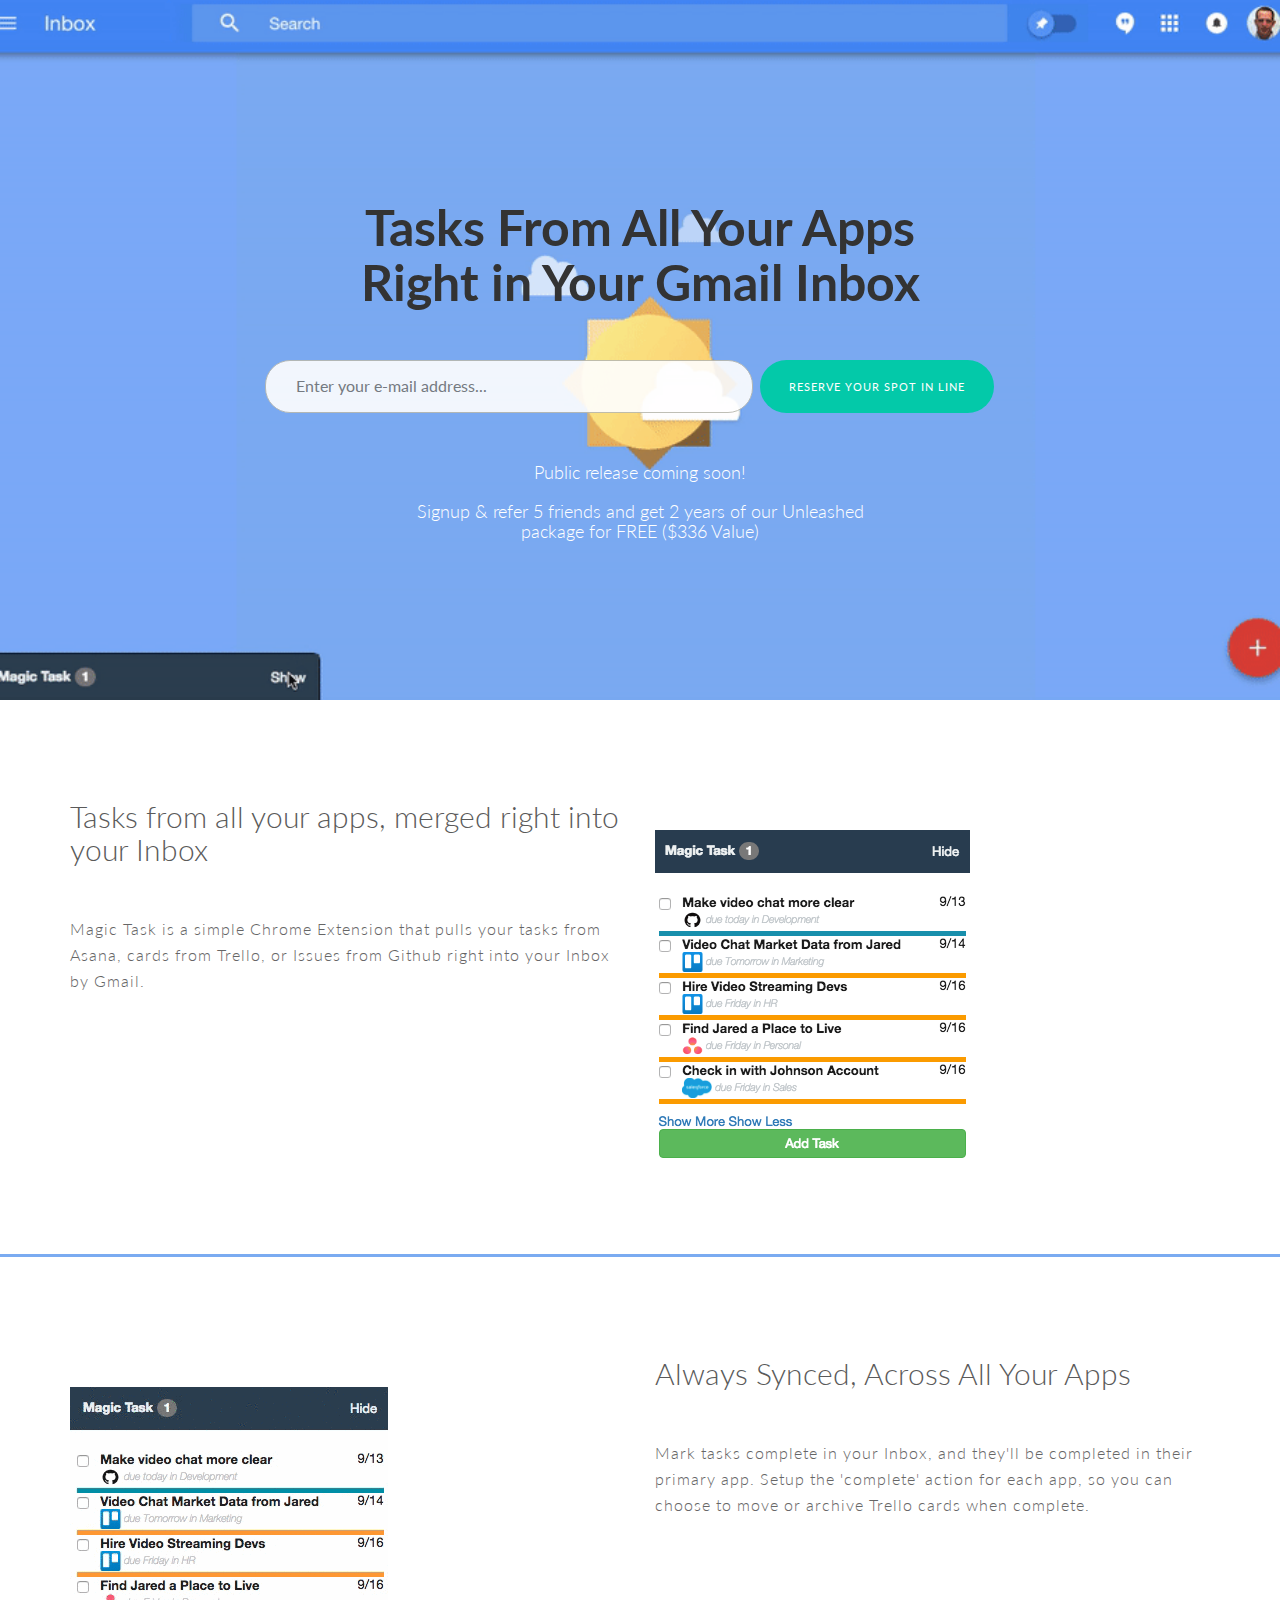
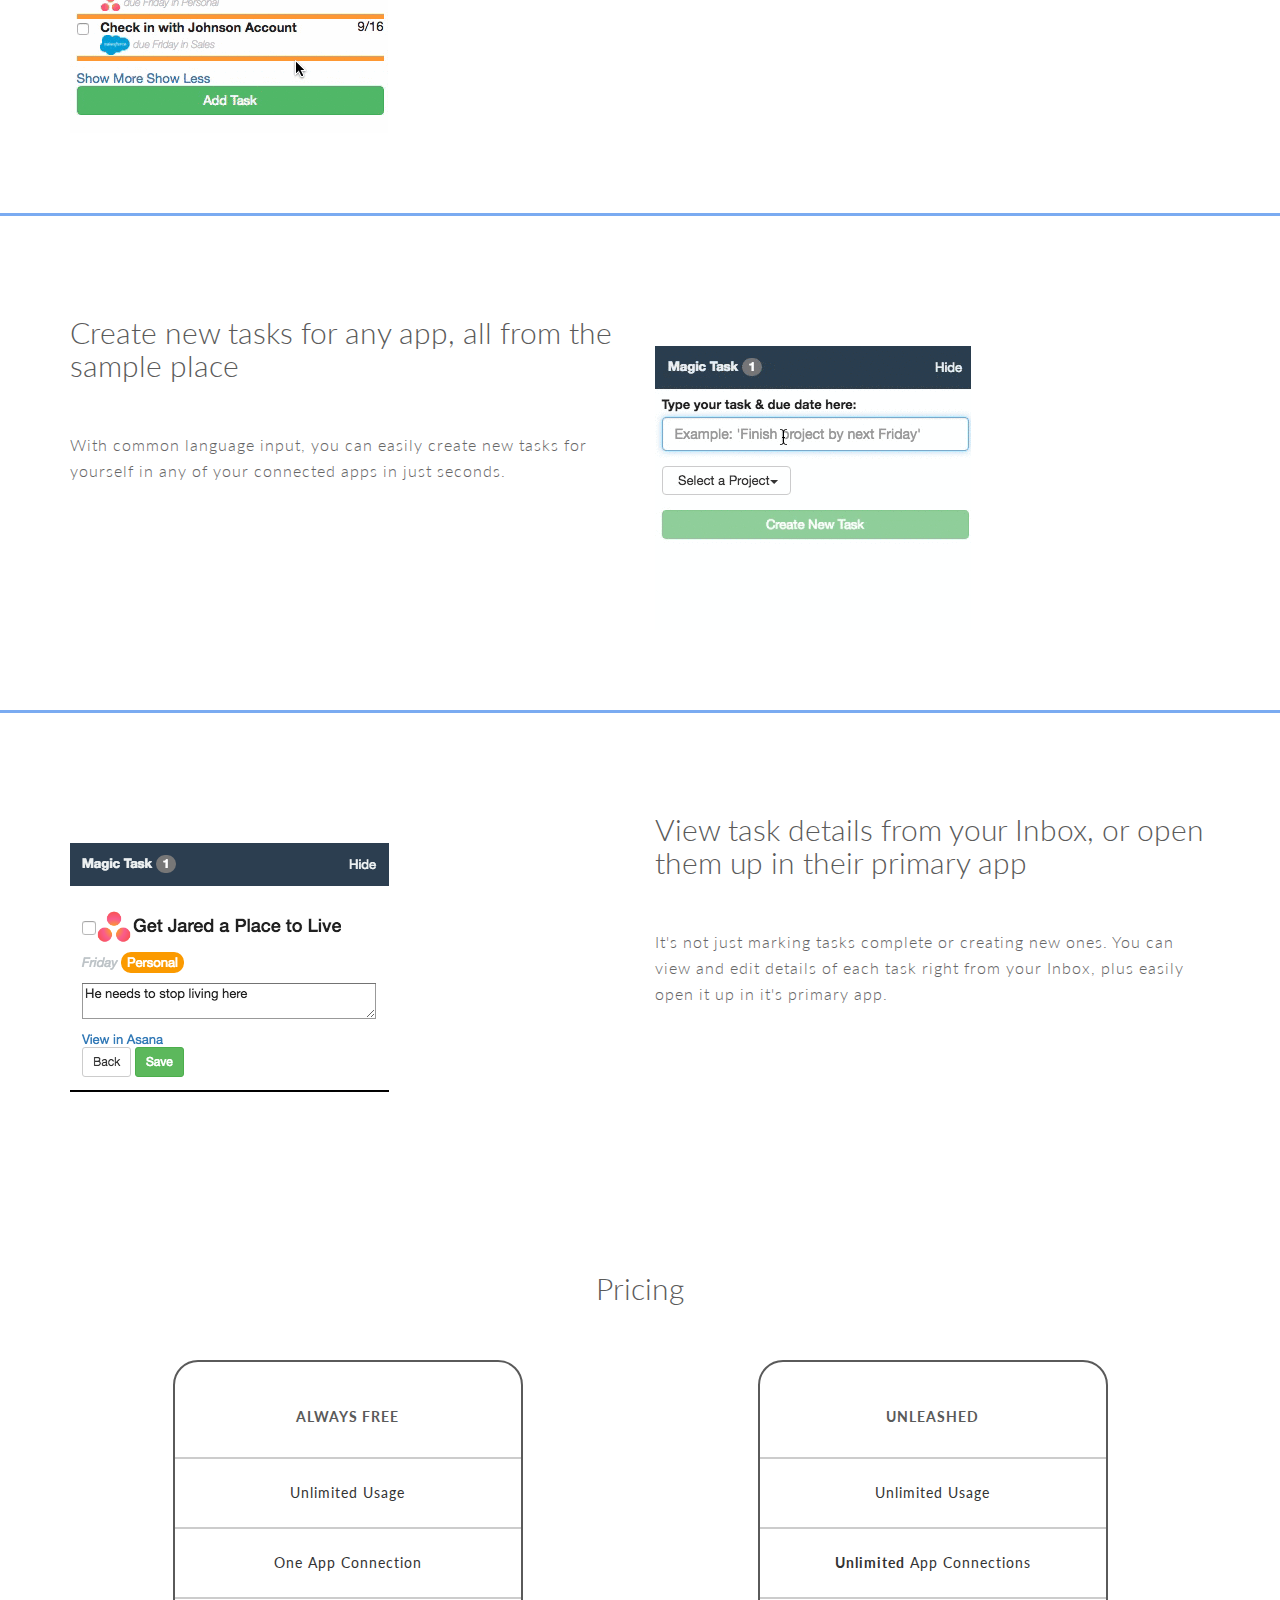
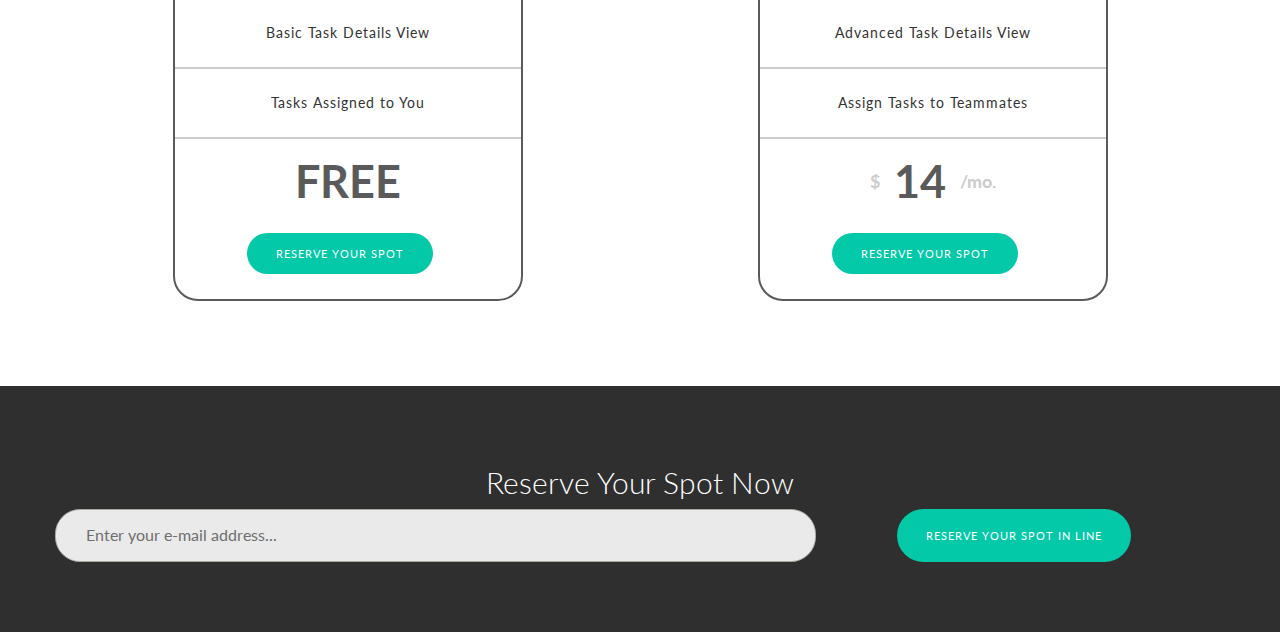
<file: landing page/index.html>
<!DOCTYPE html>
<html lang="en">
  <head>
    <meta charset="utf-8">
    <meta http-equiv="X-UA-Compatible" content="IE=edge">
    <meta name="viewport" content="width=device-width, initial-scale=1">
    <meta name="description" content="">
    <meta name="author" content="">
    <link rel="icon" href="assets/img/favicon.ico">

    <title>Magic Task - All your Tasks, Right in Your Inbox</title>

    <!-- Bootstrap core CSS -->
    <link href="assets/css/bootstrap.css" rel="stylesheet">

    <!-- Custom styles for this template -->
    <link href="assets/css/ionicons.min.css" rel="stylesheet">
    <link href="assets/css/style.css" rel="stylesheet">


    <!-- IE10 viewport hack for Surface/desktop Windows 8 bug -->
    <script src="assets/js/ie10-viewport-bug-workaround.js"></script>

    <!-- HTML5 shim and Respond.js IE8 support of HTML5 elements and media queries -->
    <!--[if lt IE 9]>
      <script src="https://oss.maxcdn.com/html5shiv/3.7.2/html5shiv.min.js"></script>
      <script src="https://oss.maxcdn.com/respond/1.4.2/respond.min.js"></script>
    <![endif]-->
  </head>

  <body>

    <div id="h">
      <div class="logo"></div>
      <div class="social hidden-xs">
        <!-- <a href="#"><i class="ion-social-twitter"></i></a>
        <a href="#"><i class="ion-social-instagram"></i></a>
        <a href="#"><i class="ion-social-facebook"></i></a> -->
      </div>
      <div class="container">
        <div id="top-row" class="row">
          <div class="col-md-8 col-md-offset-2 centered">
            <h1>Tasks From All Your Apps<br/>Right in Your Gmail Inbox</h1>
            <div class="mtb">
              <form class="signup-form" role="form" action="https://hooks.zapier.com/hooks/catch/1071793/6zcybj/" method="post" enctype="plain"> 
                <input type="email" name="email" class="subscribe-input" placeholder="Enter your e-mail address..." required>
                <button class='btn btn-conf btn-green' type="submit">Reserve Your Spot In Line</button>
              </form>
            </div><!--/mt-->
            <h4 id="info">Public release coming soon! <br><br> Signup & refer 5 friends and get 2 years of our Unleashed package for FREE ($336 Value)</h4>
            <div class="success">
              <h2>Thanks! Here's your unique link.</h2>

               <h2>Refer 5 friends and get 2 years of our Unleashed plan for <strong>FREE</strong>: <br><pre>www.magictask.xyz/?ref=<span class="code"></span></pre></h2>
            </div>
              
          </div>
        </div><!--/row-->
      </div><!--/container-->
    </div><!-- /H -->

    <div class="container ptb">
      <div class="row">
        <div class="col-md-6">
          <h2>Tasks from all your apps, merged right into your Inbox</h2>
          <p class="mt">Magic Task is a simple Chrome Extension that pulls your tasks from Asana, cards from Trello, or Issues from Github right into your Inbox by Gmail.</p>
        <!--   <p class="store">
            <a href="#"><img src="assets/img/app-store.png" height="50" alt=""></a>
            <a href="#"><img src="assets/img/google-play.png" height="50" alt=""></a>
          </p> -->
        </div>
        <div class="col-md-6">
          <img src="assets/img/magic_img/zoom2.png" class="img-responsive mt" alt="">
        </div>
      </div><!--/row-->
    </div><!--/container-->

    <div class="blue-bar"></div>

        <div class="container ptb">
      <div class="row">
      <div class="col-md-6">
          <img src="assets/img/magic_img/complete_task.gif" class="img-responsive mt" alt="">
        </div>
        <div class="col-md-6">
          <h2>Always Synced, Across All Your Apps</h2>
          <p class="mt">Mark tasks complete in your Inbox, and they'll be completed in their primary app. Setup the 'complete' action for each app, so you can choose to move or archive Trello cards when complete.</p>
        <!--   <p class="store">
            <a href="#"><img src="assets/img/app-store.png" height="50" alt=""></a>
            <a href="#"><img src="assets/img/google-play.png" height="50" alt=""></a>
          </p> -->
        </div>
        
      </div><!--/row-->
    </div><!--/container-->

    <div class="blue-bar"></div>
     <div class="container ptb">
      <div class="row">
        <div class="col-md-6">
          <h2>Create new tasks for any app, all from the sample place</h2>
          <p class="mt">With common language input, you can easily create new tasks for yourself in any of your connected apps in just seconds.</p>
        <!--   <p class="store">
            <a href="#"><img src="assets/img/app-store.png" height="50" alt=""></a>
            <a href="#"><img src="assets/img/google-play.png" height="50" alt=""></a>
          </p> -->
        </div>
        <div class="col-md-6">
          <img src="assets/img/magic_img/newtask.gif" class="img-responsive mt" alt="">
        </div>
      </div><!--/row-->
    </div><!--/container-->


    <div class="blue-bar"></div>

        <div class="container ptb">
      <div class="row">
      <div class="col-md-6">
          <img src="assets/img/magic_img/detailedAsana.png" class="img-responsive mt" alt="">
        </div>
        <div class="col-md-6">
          <h2>View task details from your Inbox, or open them up in their primary app</h2>
          <p class="mt">It's not just marking tasks complete or creating new ones. You can view and edit details of each task right from your Inbox, plus easily open it up in it's primary app.</p>
        <!--   <p class="store">
            <a href="#"><img src="assets/img/app-store.png" height="50" alt=""></a>
            <a href="#"><img src="assets/img/google-play.png" height="50" alt=""></a>
          </p> -->
        </div>
        
      </div><!--/row-->
    </div><!--/container-->

<!--
    <div id="sep">
      <div class="container">
        <div class="row centered">
          <div class="col-md-8 col-md-offset-2">
            <h1>Join your experiences with the people you care more. Let us help you.</h1>
            <h4>Lorem Ipsum is simply dummy text of the printing and typesetting industry. Lorem Ipsum has been the industry's standard dummy text ever since the 1500s.</h4>
            <p><button class="btn btn-conf-2 btn-green">Learn More</button></p>
          </div>
        </div>
      </div>
    </div>

    -->

    <div class="container ptb">
      <div class="row centered">
        <h2 class="mb">Pricing</h2>
        <div class="col-md-1">
         
        </div><!--/col-md-4-->
        <div class="col-md-4">
          <div class="price-table">
              <div class="p-head">
                Always Free
              </div>
              <div class="p-body">
                <ul class="features">
                  <li>Unlimited Usage</li>
                  <li>One App Connection</li>
                  <li>Basic Task Details View</li>
                  <li>Tasks Assigned to You</li>
                </ul>
                <div class="price">
                  <span class="sub"></span>
                  <span class="detail">FREE</span>
                  <span class="sub"></span>
                </div><!--/price-->
                <a href="#top-row"><button class="btn btn-conf-2 btn-green" onclick="goToAnchor('top-row')">Reserve Your Spot</button></a>
              </div><!--/p-body-->
          </div><!--/price-table-->
        </div><!--/col-md-4-->

         <div class="col-md-2">
         
        </div><!--/col-md-4-->

         <div class="col-md-4">
          <div class="price-table">
              <div class="p-head">
                Unleashed
              </div>
              <div class="p-body">
                <ul class="features">
                  <li>Unlimited Usage</li>
                  <li><strong>Unlimited</strong> App Connections</li>
                  <li>Advanced Task Details View</li>
                  <li>Assign Tasks to Teammates</li>
                </ul>
                <div class="price">
                  <span class="sub">$</span>
                  <span class="detail">14</span>
                  <span class="sub">/mo.</span>
                </div><!--/price-->
                <a href="#top-row"><button class="btn btn-conf-2 btn-green">Reserve Your Spot</button></a>
              </div><!--/p-body-->
          </div><!--/price-table-->
        </div><!--/col-md-4-->
      </div><!--/row-->
    </div><!--/container-->

  <!--  <div id="g">
      <div class="container">
        <div class="row sponsor centered">
          <div class="col-sm-2 col-sm-offset-1">
            <img src="assets/img/client1.png" alt="">
          </div>
          <div class="col-sm-2">
            <img src="assets/img/client3.png" alt="">
          </div>
          <div class="col-sm-2">
            <img src="assets/img/client2.png" alt="">
          </div>
          <div class="col-sm-2">
            <img src="assets/img/client4.png" alt="">
          </div>
          <div class="col-sm-2">
            <img src="assets/img/client5.png" alt="">
          </div>
        </div>
      </div>
    </div>

    -->
<!--
    <div id="green">
      <div class="container">
        <div class="row">
          <div class="col-md-6 col-md-offset-3 centered">
            <div id="carousel-example-generic" class="carousel slide" data-ride="carousel">
          
              <div class="carousel-inner">
                <div class="item active">
                  <h3>I enjoyed so much the last edition of Landing Sumo, that I bought the tickets for the new one edition of the event the first day.</h3>
                  <h5><tgr>DAVID JHONSON</tgr></h5>
                </div>
                <div class="item">
                  <h3>It is a long established fact that a reader will be distracted by the readable content of a page when looking at its layout.</h3>
                  <h5><tgr>MARK LAWRENCE</tgr></h5>
                </div>
                <div class="item">
                  <h3>There are many variations of passages of Lorem Ipsum available, but the majority have suffered alteration, by injected humour.</h3>
                  <h5><tgr>LISA SMITH</tgr></h5>
                </div>
              </div>
            </div>

          </div>
        </div>
      </div>
    </div>

    -->

    <div id="f">
      <div class="container">
        <div class="row centered">
          <h2>Reserve Your Spot Now</h2>
           <form class="signup-form" role="form" action="https://hooks.zapier.com/hooks/catch/1071793/6zcybj/" method="post" enctype="plain"> 
                <input type="email" name="email" class="subscribe-input" placeholder="Enter your e-mail address..." required>
                <button class='btn btn-conf btn-green' type="submit">Reserve Your Spot In Line</button>
              </form>

               <div class="success">
              <h2>Thanks! Here's your unique link.</h2>
              
               <h2>Refer 5 friends and get 2 years of our Unleashed plan for <strong>FREE</strong>: <br><pre>www.magictask.xyz/?ref=<span class="code"></span></pre></h2>
            </div>



          <!-- <h5>HELLO@LANDINGSUMO.COM</h5>

          <p class="mt">
            <a href="#"><i class="ion-social-twitter"></i></a>
            <a href="#"><i class="ion-social-dribbble"></i></a>
            <a href="#"><i class="ion-social-instagram"></i></a>
            <a href="#"><i class="ion-social-facebook"></i></a>
            <a href="#"><i class="ion-social-pinterest"></i></a>
            <a href="#"><i class="ion-social-tumblr"></i></a>
          </p>
          <h6 class="mt">COPYRIGHT 2014 - LANDING SUMO</h6> -->
        </div><!--/row-->
      </div><!--/container-->
    </div><!--/F-->

    <!-- Bootstrap core JavaScript
    ================================================== -->
    <!-- Placed at the end of the document so the pages load faster -->
    <script src="assets/js/jquery.min.js"></script>
    <script src="assets/js/bootstrap.min.js"></script>
    <script src="assets/js/retina-1.1.0.js"></script>

    <script>
  (function(i,s,o,g,r,a,m){i['GoogleAnalyticsObject']=r;i[r]=i[r]||function(){
  (i[r].q=i[r].q||[]).push(arguments)},i[r].l=1*new Date();a=s.createElement(o),
  m=s.getElementsByTagName(o)[0];a.async=1;a.src=g;m.parentNode.insertBefore(a,m)
  })(window,document,'script','https://www.google-analytics.com/analytics.js','ga');

  ga('create', 'UA-73706747-4', 'auto');
  ga('send', 'pageview');

</script>

    <script type="text/javascript" src="assets/js/signup-handling.js"></script>






  </body>
</html>
</file>
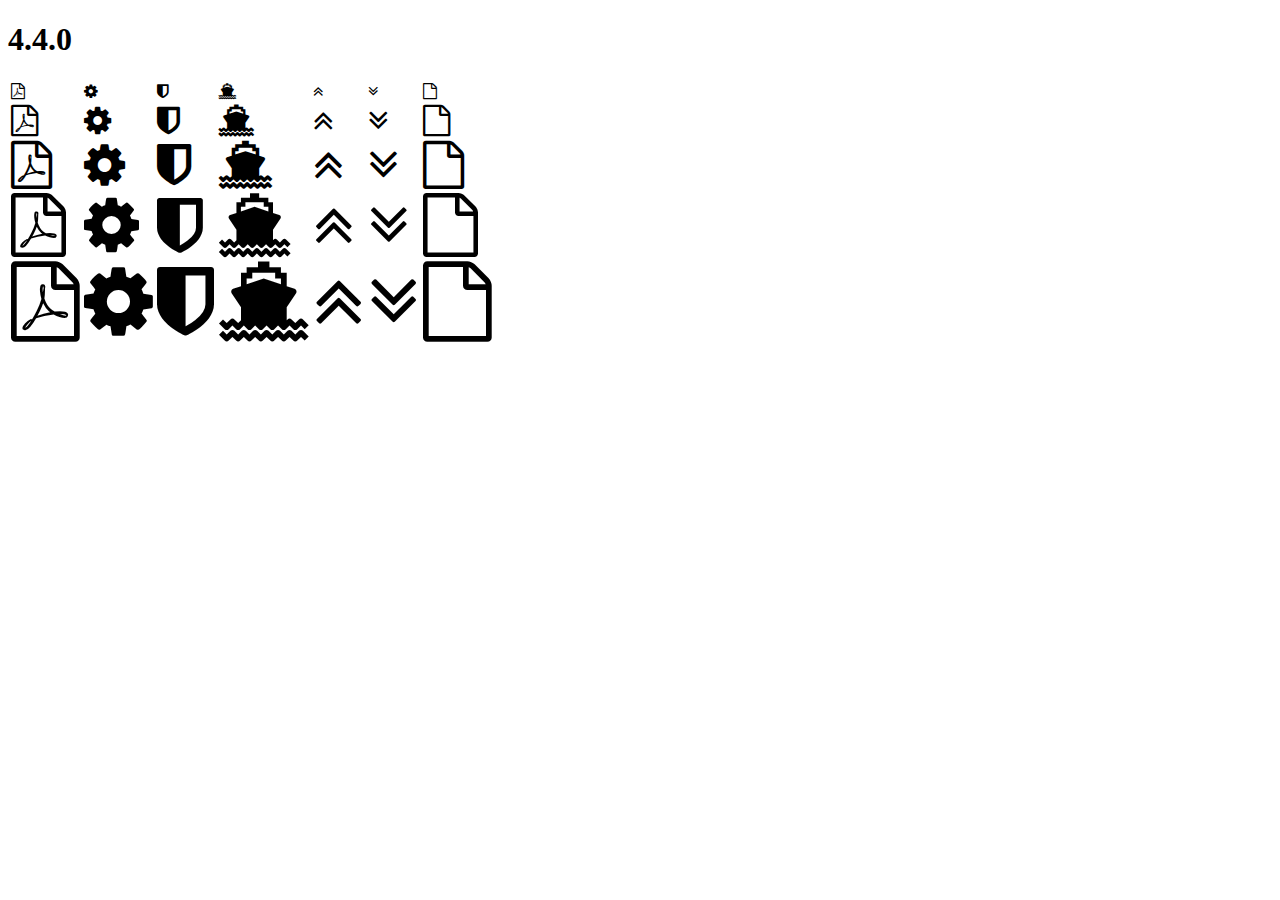
<file: web-app/bower_components/font-awesome/fonts/4.4.0/index.html>
<!DOCTYPE html>
<html>
  <head>
    <link rel="stylesheet" href="https://maxcdn.bootstrapcdn.com/font-awesome/4.4.0/css/font-awesome.css" />
  </head>

  <body>
    <h1>4.4.0</h1>
    <table>
      <tr>
        <td><i class="fa fa-1x fa-file-pdf-o"></i></td>
        <td><i class="fa fa-1x fa-cog"></i></td>
        <td><i class="fa fa-1x fa-shield"></i></td>
        <td><i class="fa fa-1x fa-ship"></i></td>
        <td><i class="fa fa-1x fa-angle-double-up"></i></td>
        <td><i class="fa fa-1x fa-angle-double-down"></i></td>
        <td><i class="fa fa-1x fa-file-o"></i></td>
      </tr>
      <tr>
        <td><i class="fa fa-2x fa-file-pdf-o"></i></td>
        <td><i class="fa fa-2x fa-cog"></i></td>
        <td><i class="fa fa-2x fa-shield"></i></td>
        <td><i class="fa fa-2x fa-ship"></i></td>
        <td><i class="fa fa-2x fa-angle-double-up"></i></td>
        <td><i class="fa fa-2x fa-angle-double-down"></i></td>
        <td><i class="fa fa-2x fa-file-o"></i></td>
      </tr>
      <tr>
        <td><i class="fa fa-3x fa-file-pdf-o"></i></td>
        <td><i class="fa fa-3x fa-cog"></i></td>
        <td><i class="fa fa-3x fa-shield"></i></td>
        <td><i class="fa fa-3x fa-ship"></i></td>
        <td><i class="fa fa-3x fa-angle-double-up"></i></td>
        <td><i class="fa fa-3x fa-angle-double-down"></i></td>
        <td><i class="fa fa-3x fa-file-o"></i></td>
      </tr>
      <tr>
        <td><i class="fa fa-4x fa-file-pdf-o"></i></td>
        <td><i class="fa fa-4x fa-cog"></i></td>
        <td><i class="fa fa-4x fa-shield"></i></td>
        <td><i class="fa fa-4x fa-ship"></i></td>
        <td><i class="fa fa-4x fa-angle-double-up"></i></td>
        <td><i class="fa fa-4x fa-angle-double-down"></i></td>
        <td><i class="fa fa-4x fa-file-o"></i></td>
      </tr>
      <tr>
        <td><i class="fa fa-5x fa-file-pdf-o"></i></td>
        <td><i class="fa fa-5x fa-cog"></i></td>
        <td><i class="fa fa-5x fa-shield"></i></td>
        <td><i class="fa fa-5x fa-ship"></i></td>
        <td><i class="fa fa-5x fa-angle-double-up"></i></td>
        <td><i class="fa fa-5x fa-angle-double-down"></i></td>
        <td><i class="fa fa-5x fa-file-o"></i></td>
      </tr>
    </table>
  </body>

</html>
</file>
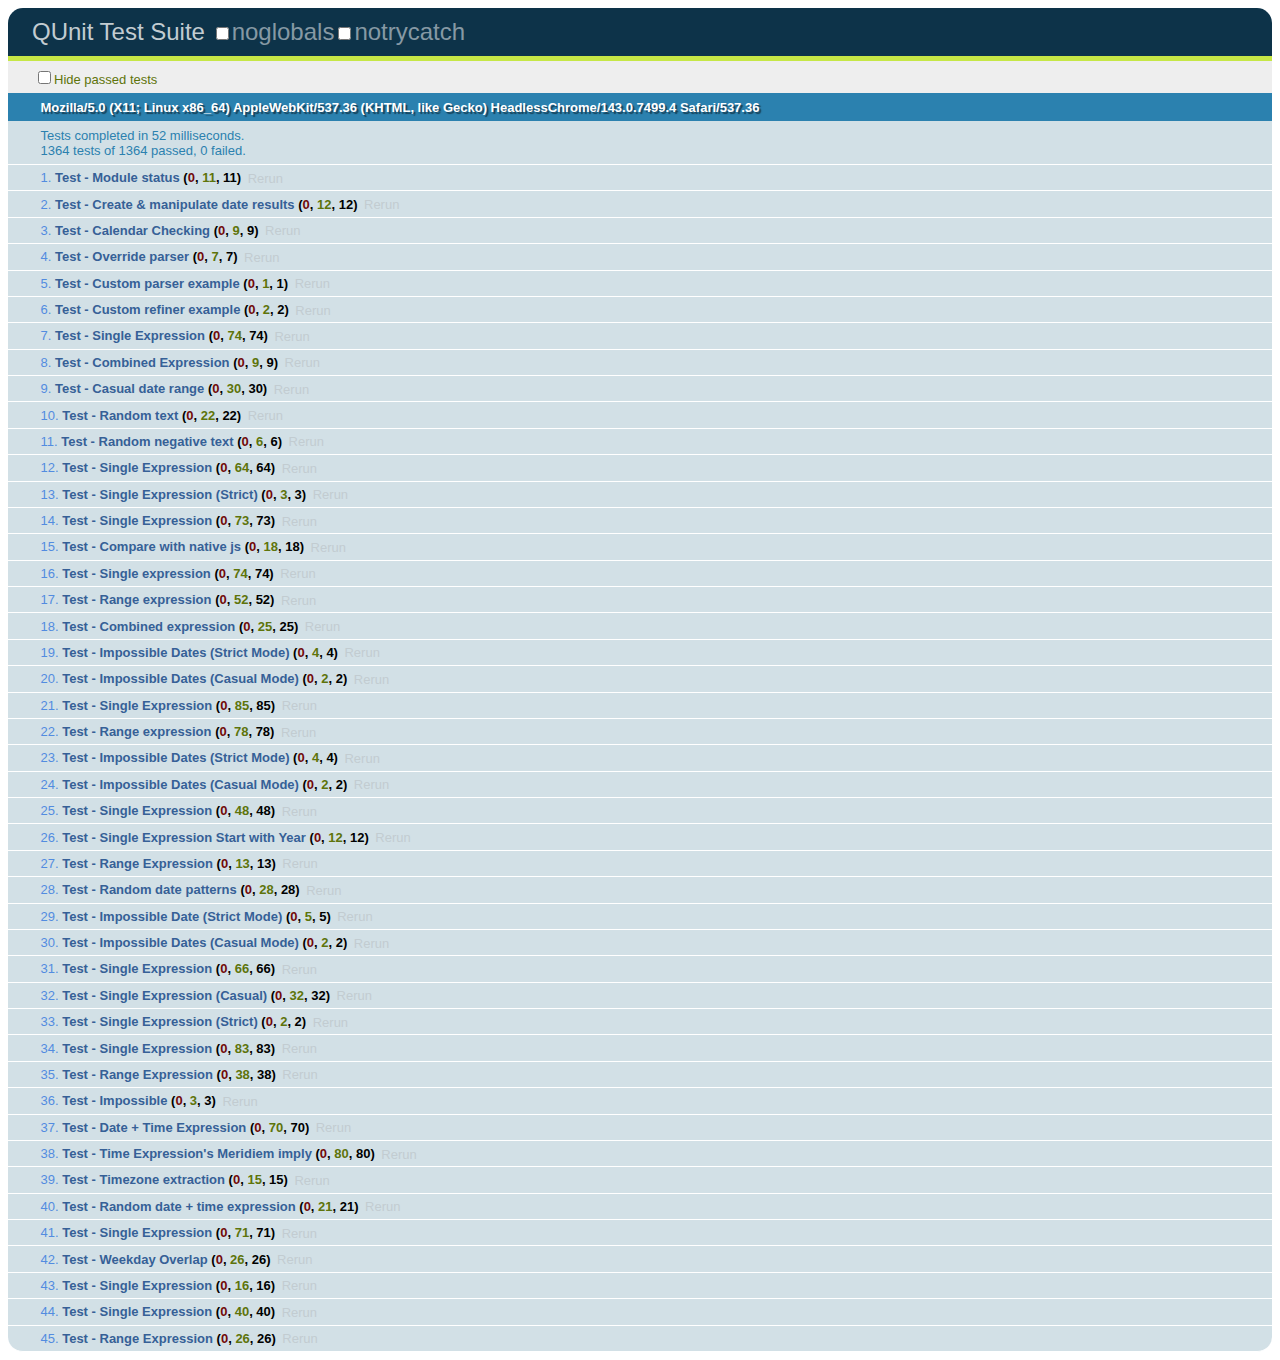
<file: extension/src/inject/lib/chrono/test/index.html>
<!DOCTYPE html>
<html>
<head>
	<meta http-equiv="Content-Type" content="text/html; charset=utf-8" />
    <title>QUnit Test Suite</title>

    <!-- QUnit -->
	<link rel="stylesheet" href="./qunit/qunit-git.css" type="text/css"></link>
	<script type="text/javascript" src="./qunit/qunit-git.js"></script>
	<script type="text/javascript" src="./qunit/jquery-1.7.1.min.js"></script>

	<!-- Chrono -->
	<script type="text/javascript" src="../chrono.js"></script>

	<!-- Tests -->
	<script type="text/javascript" src="./test_system.js"></script>
	<script type="text/javascript" src="./test_example.js"></script>

	<script type="text/javascript" src="./test_en_casual.js"></script>
	<script type="text/javascript" src="./test_en_deadline.js"></script>
	<script type="text/javascript" src="./test_en_inter_std.js"></script>
	<script type="text/javascript" src="./test_en_little_endian.js"></script>
	<script type="text/javascript" src="./test_en_middle_endian.js"></script>
	<script type="text/javascript" src="./test_en_slash.js"></script>
	<script type="text/javascript" src="./test_en_time_ago.js"></script>
	<script type="text/javascript" src="./test_en_time_exp.js"></script>
	<script type="text/javascript" src="./test_en_weekday.js"></script>

	<script type="text/javascript" src="./test_jp_casual.js"></script>
	<script type="text/javascript" src="./test_jp_standard.js"></script>

</head>
<body>
    <h1 id="qunit-header">QUnit Test Suite</h1>
    <h2 id="qunit-banner"></h2>
    <div id="qunit-testrunner-toolbar"></div>
    <h2 id="qunit-userAgent"></h2>
    <ol id="qunit-tests"></ol>
</body>
</html>
</file>
<file: landing page/assets/css/style.css>
/*
 * Author: Carlos Alvarez
 * URL: http://alvarez.is
 *
 * Project Name: Landing Sumo - Theme 20
 * URL: http://LandingSumo.com
 * Version: 1.0
 * Exclusive Freebie for BlackTie.co
 */

/*	################################################################
	1. GENERAL STRUCTURES
################################################################# */

/* Import fonts */
@import url(http://fonts.googleapis.com/css?family=Lato:300,400,700,900);

* { 
	margin: 0;
	padding: 0px;
    font-family: 'Lato', sans-serif;
} 
body { 
	background: #fff; 
	margin: 0; 
	color: #5a5a5a;
}

h1, h2, h3, h4, h5, h6 {
    font-family: 'Lato', sans-serif;
	font-weight: 300;
}


p { 
	padding: 0; 
	margin-bottom: 12px; 
    font-family: 'Lato', sans-serif;
	font-weight: 300;
	font-size: 16px; 
	line-height: 26px;
	letter-spacing: 1px;
	color: #666; 
	margin-top: 10px; 
}

html,
body {
	height: 100%;
}

.alignleft { float: left; }
.alignright { float: right; }
.aligncenter {
	margin-left: auto;
	margin-right: auto;
	display: block;
	clear: both;
}
.centered {text-align: center}
.mt {margin-top: 50px;}
.mb {margin-bottom: 50px;}
.mtb {margin-top: 50px; margin-bottom: 50px;}
.mtb2 { margin-top: 100px; margin-bottom: 100px;}
.ptb {padding-top: 80px; padding-bottom: 80px;}

.clear {
	clear: both;
	display: block;
	font-size: 0;
	height: 0;
	line-height: 0;
	width:100%;
}
::-moz-selection  {
	color: #fff;
	text-shadow:none;
	background:#2B2E31;
}
::selection {
	color: #fff;
	text-shadow:none;
	background:#2B2E31;
}
*,
*:after,
*:before {
	-webkit-box-sizing: border-box;
	-moz-box-sizing: border-box;
	box-sizing: border-box;
	padding: 0;
	margin: 0;
}
a { 
	padding: 0;
	margin: 0;
	text-decoration: none; 
	-webkit-transition: background-color .4s linear, color .4s linear;
	-moz-transition: background-color .4s linear, color .4s linear;
	-o-transition: background-color .4s linear, color .4s linear;
	-ms-transition: background-color .4s linear, color .4s linear;
	transition: background-color .4s linear, color .4s linear;
	color: #1abc9c;
}
a:hover,
a:focus {
  text-decoration: none;
  color:#696E74;
}

.nopadding {
	padding: 0px !important;
	margin: 0px;
}


/* FORM CONFIGURATION */

input {
	font-size: 16px;
	min-height: 40px;
	border-radius: 25px;
	line-height: 20px;
	padding: 15px 30px 16px;
	border: 1px solid #b9b9af;
	margin-bottom: 10px;
	background-color: #fff;
	opacity: 0.9;
	-webkit-transition: background-color 0.2s;
	transition: background-color 0.2s;
	color: black;
}

.subscribe-input {
	float: left;
	width: 65%;
	text-align: left;
	margin-right: 2px;
}

@media screen and (max-width: 767px) {
	.subscribe-input {
		width: 100%;
	}
}

.subscribe-submit {
	right: 0;
}

.btn-download {
	background: #FDE3A7;
}

/*Buttons Configuration */
.btn-conf {
	border-radius: 50px;
	margin-right: 15px;
	font-size: 11px;
	letter-spacing: 1px;
	text-transform: uppercase;
	padding: 18px 28px 17px 28px;
	}

.btn-conf-2 {
	border-radius: 50px;
	margin-right: 15px;
	font-size: 11px;
	letter-spacing: 1px;
	text-transform: uppercase;
	padding: 12px 28px 11px 28px;
	margin-top: 20px;
	}	

.btn-green {
	background: #03C9A9;
	color: white
}

/* HEADER SECTION */
#h {
	/*background: url(../img/header.jpg) no-repeat center top;*/
	background: url(../img/magic_img/cutvideo.gif) no-repeat center top;
	padding-top: 180px;
	text-align:center;
	background-attachment: relative;
	background-position: center center;
	min-height: 700px;
	width: 100%;
	color: white;
	
    -webkit-background-size: 100%;
    -moz-background-size: 100%;
    -o-background-size: 100%;
    background-size: 100%;

    -webkit-background-size: cover;
    -moz-background-size: cover;
    -o-background-size: cover;
    background-size: cover;
}

#h .logo {
	top: 30px;
	left: 45px;
	font-size: 18px;
	font-weight: 900;
	position:absolute; 
}

#h .social {
	top: 30px;
	right: 45px;
	font-size: 20px;
	position: absolute;
}

#h .social i {
	margin-left: 20px;
}

#h .social a {
	color: white;
}

#h h1 {
	font-weight: 700;
	color: #333;
	font-size: 50px;
}

/* Store Links */
.store img {
	margin-right: 10px;
	margin-top: 20px;
}

/* SEP */
#sep {
	background: url(../img/sep.jpg) no-repeat center top;
	padding-top: 90px;
	text-align:center;
	background-attachment: relative;
	background-position: center center;
	min-height: 450px;
	width: 100%;
	color: white;
	
    -webkit-background-size: 100%;
    -moz-background-size: 100%;
    -o-background-size: 100%;
    background-size: 100%;

    -webkit-background-size: cover;
    -moz-background-size: cover;
    -o-background-size: cover;
    background-size: cover;
}

#sep h4 {
	letter-spacing: 1px;
	line-height: 30px;
	margin-top: 30px;
}

/* Pricing Tables */
.price-table {
	border: 2px solid #5a5a5a;
	border-radius: 25px;
	padding-top: 15px;
	padding-bottom: 25px;
	margin: 5px; 
}

.price-table .p-head {
	font-weight: 700;
	font-size: 14px;
	letter-spacing: 1px;
	text-transform: uppercase;
	line-height: 80px;
	border-bottom: 2px solid #ccc;
}

.price-table .p-body .features li {
	color: #333333;
	border-bottom: 2px solid #ccc;
	padding: 24px 0px;
	margin: 0;
	letter-spacing: 1px;
}

.p-body .price .detail {
	font-weight: 700;
	font-size: 45px;
	margin-left: 10px;
	margin-right: 10px;
}

.p-body .price .sub {
	font-size: 18px;
	color: #ccc;
	position: relative;
	bottom: 10px;
	font-weight: 700;
}

ul {
	list-style-type: none;
}

/* SPONSORS */
#g {
	background: #f2f2f2;
	padding-top: 60px;
	padding-bottom: 60px;
}

.sponsor img {
	max-width: 140px;
	max-height: 60px;
	vertical-align: middle;
}

.sponsor .col-sm-2 {
	height: 80px;
	line-height: 80px;
}

/* GREEN SECTION - TESTIMONIAL */

#green {
	padding-top: 90px;
	padding-bottom: 60px;
	min-height: 300px;
	background: #03C9A9;
	color: white;
}

#green tgr {
	font-weight: 700;
	letter-spacing: 1px;
}

/* FOOTER */
#f {
	padding-top: 60px;
	padding-bottom: 60px;
	background: #2f2f2f;
	color: white;
}

#f h5 {
	margin-top: 30px;
	letter-spacing: 1px;
}

#f i {
	font-size: 45px;
	margin: 15px;
}

#f a {
	color: #b9b9b9;
}

#f a:hover {
	color: #03C9A9;
}



.blue-bar {
	height: 3px;
	width: 100%;
	background-color: rgb(122, 171, 241);
}


#info {
	width: 60%;
	text-align: center;
	margin: 0 auto;

}

.success {
	width: 60%;
	text-align: center;
	margin: 0 auto;
}
</file>
<file: extension/src/inject/lib/chrono/test/qunit/qunit-git.css>
/**
 * QUnit v1.3.0pre - A JavaScript Unit Testing Framework
 *
 * http://docs.jquery.com/QUnit
 *
 * Copyright (c) 2011 John Resig, Jörn Zaefferer
 * Dual licensed under the MIT (MIT-LICENSE.txt)
 * or GPL (GPL-LICENSE.txt) licenses.
 * Pulled Live from Git Mon Jan 30 10:30:01 UTC 2012
 * Last Commit: 0712230bb203c262211649b32bd712ec7df5f857
 */

/** Font Family and Sizes */

#qunit-tests, #qunit-header, #qunit-banner, #qunit-testrunner-toolbar, #qunit-userAgent, #qunit-testresult {
	font-family: "Helvetica Neue Light", "HelveticaNeue-Light", "Helvetica Neue", Calibri, Helvetica, Arial, sans-serif;
}

#qunit-testrunner-toolbar, #qunit-userAgent, #qunit-testresult, #qunit-tests li { font-size: small; }
#qunit-tests { font-size: smaller; }


/** Resets */

#qunit-tests, #qunit-tests ol, #qunit-header, #qunit-banner, #qunit-userAgent, #qunit-testresult {
	margin: 0;
	padding: 0;
}


/** Header */

#qunit-header {
	padding: 0.5em 0 0.5em 1em;

	color: #8699a4;
	background-color: #0d3349;

	font-size: 1.5em;
	line-height: 1em;
	font-weight: normal;

	border-radius: 15px 15px 0 0;
	-moz-border-radius: 15px 15px 0 0;
	-webkit-border-top-right-radius: 15px;
	-webkit-border-top-left-radius: 15px;
}

#qunit-header a {
	text-decoration: none;
	color: #c2ccd1;
}

#qunit-header a:hover,
#qunit-header a:focus {
	color: #fff;
}

#qunit-banner {
	height: 5px;
}

#qunit-testrunner-toolbar {
	padding: 0.5em 0 0.5em 2em;
	color: #5E740B;
	background-color: #eee;
}

#qunit-userAgent {
	padding: 0.5em 0 0.5em 2.5em;
	background-color: #2b81af;
	color: #fff;
	text-shadow: rgba(0, 0, 0, 0.5) 2px 2px 1px;
}


/** Tests: Pass/Fail */

#qunit-tests {
	list-style-position: inside;
}

#qunit-tests li {
	padding: 0.4em 0.5em 0.4em 2.5em;
	border-bottom: 1px solid #fff;
	list-style-position: inside;
}

#qunit-tests.hidepass li.pass, #qunit-tests.hidepass li.running  {
	display: none;
}

#qunit-tests li strong {
	cursor: pointer;
}

#qunit-tests li a {
	padding: 0.5em;
	color: #c2ccd1;
	text-decoration: none;
}
#qunit-tests li a:hover,
#qunit-tests li a:focus {
	color: #000;
}

#qunit-tests ol {
	margin-top: 0.5em;
	padding: 0.5em;

	background-color: #fff;

	border-radius: 15px;
	-moz-border-radius: 15px;
	-webkit-border-radius: 15px;

	box-shadow: inset 0px 2px 13px #999;
	-moz-box-shadow: inset 0px 2px 13px #999;
	-webkit-box-shadow: inset 0px 2px 13px #999;
}

#qunit-tests table {
	border-collapse: collapse;
	margin-top: .2em;
}

#qunit-tests th {
	text-align: right;
	vertical-align: top;
	padding: 0 .5em 0 0;
}

#qunit-tests td {
	vertical-align: top;
}

#qunit-tests pre {
	margin: 0;
	white-space: pre-wrap;
	word-wrap: break-word;
}

#qunit-tests del {
	background-color: #e0f2be;
	color: #374e0c;
	text-decoration: none;
}

#qunit-tests ins {
	background-color: #ffcaca;
	color: #500;
	text-decoration: none;
}

/*** Test Counts */

#qunit-tests b.counts                       { color: black; }
#qunit-tests b.passed                       { color: #5E740B; }
#qunit-tests b.failed                       { color: #710909; }

#qunit-tests li li {
	margin: 0.5em;
	padding: 0.4em 0.5em 0.4em 0.5em;
	background-color: #fff;
	border-bottom: none;
	list-style-position: inside;
}

/*** Passing Styles */

#qunit-tests li li.pass {
	color: #5E740B;
	background-color: #fff;
	border-left: 26px solid #C6E746;
}

#qunit-tests .pass                          { color: #528CE0; background-color: #D2E0E6; }
#qunit-tests .pass .test-name               { color: #366097; }

#qunit-tests .pass .test-actual,
#qunit-tests .pass .test-expected           { color: #999999; }

#qunit-banner.qunit-pass                    { background-color: #C6E746; }

/*** Failing Styles */

#qunit-tests li li.fail {
	color: #710909;
	background-color: #fff;
	border-left: 26px solid #EE5757;
	white-space: pre;
}

#qunit-tests > li:last-child {
	border-radius: 0 0 15px 15px;
	-moz-border-radius: 0 0 15px 15px;
	-webkit-border-bottom-right-radius: 15px;
	-webkit-border-bottom-left-radius: 15px;
}

#qunit-tests .fail                          { color: #000000; background-color: #EE5757; }
#qunit-tests .fail .test-name,
#qunit-tests .fail .module-name             { color: #000000; }

#qunit-tests .fail .test-actual             { color: #EE5757; }
#qunit-tests .fail .test-expected           { color: green;   }

#qunit-banner.qunit-fail                    { background-color: #EE5757; }


/** Result */

#qunit-testresult {
	padding: 0.5em 0.5em 0.5em 2.5em;

	color: #2b81af;
	background-color: #D2E0E6;

	border-bottom: 1px solid white;
}

/** Fixture */

#qunit-fixture {
	position: absolute;
	top: -10000px;
	left: -10000px;
}
</file>
